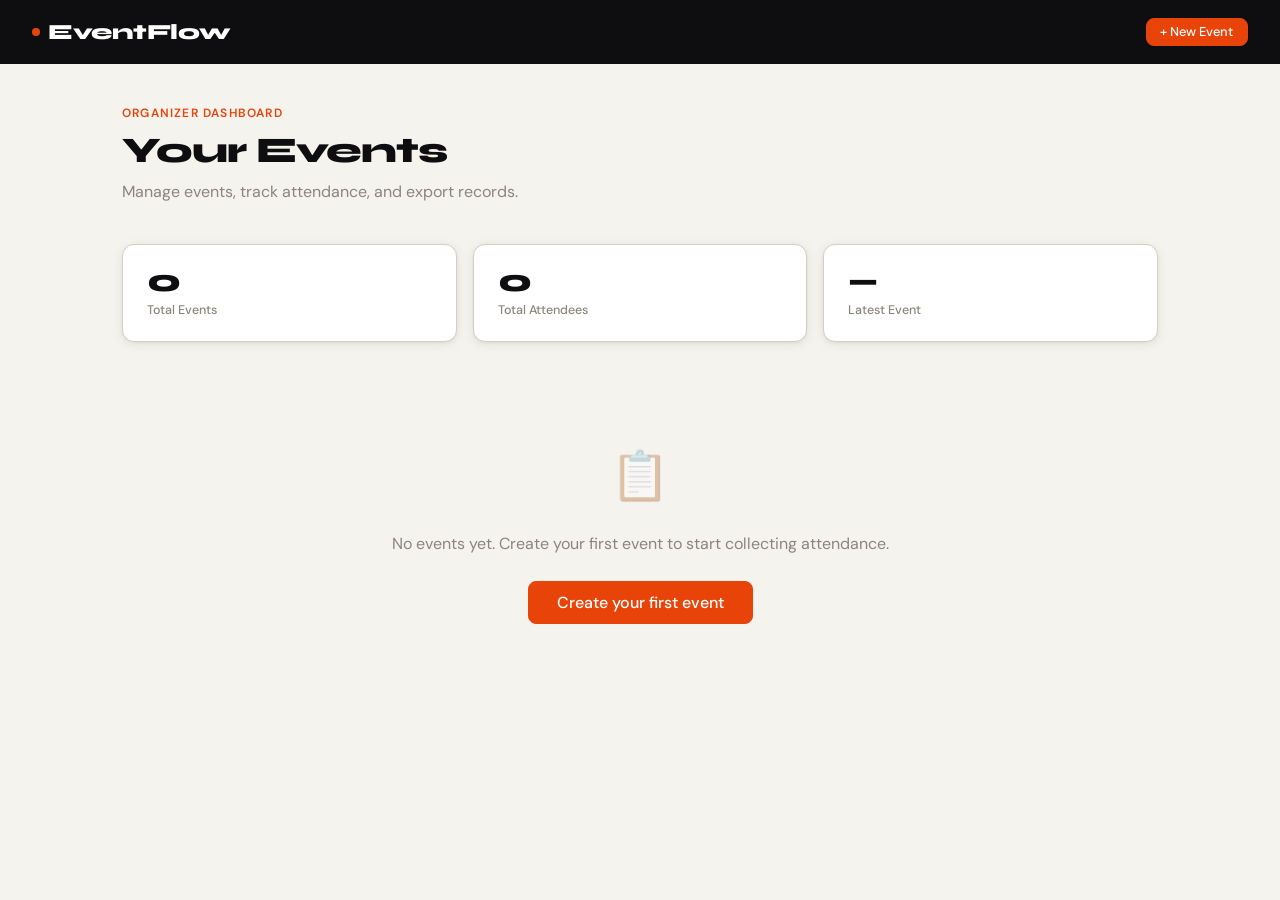
<file: index.html>
<!DOCTYPE html>
<html lang="en">
<head>
  <meta charset="UTF-8">
  <meta http-equiv="refresh" content="0; url=dashboard.html">
  <title>EventFlow</title>
  <link rel="icon" type="image/x-icon" href="images\Favicon.png">
</head>
<body>
  <script>window.location.href = 'dashboard.html';</script>
</body>
</html>
</file>
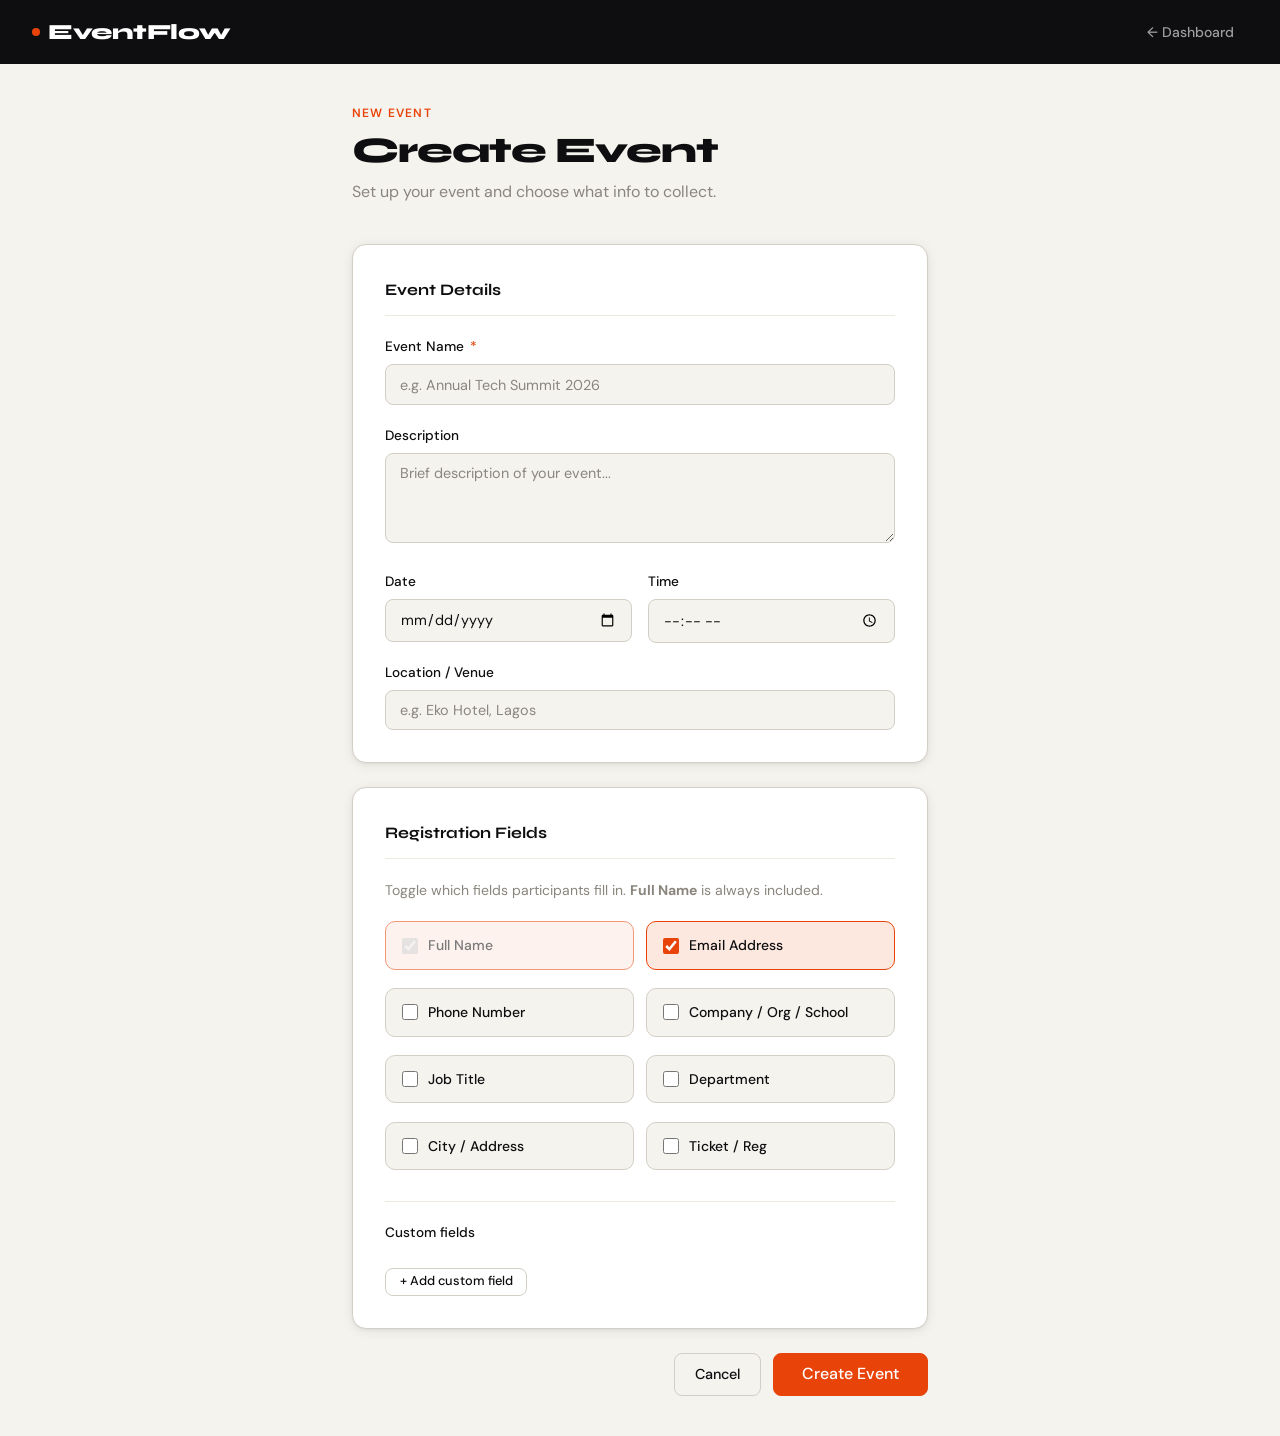
<file: create-event.html>
<!DOCTYPE html>
<html lang="en">
<head>
  <meta charset="UTF-8">
  <meta name="viewport" content="width=device-width, initial-scale=1.0">
  <title>EventFlow – Create Event</title>
  <link rel="icon" type="image/x-icon" href="images\Favicon.png">
  <link rel="stylesheet" href="style.css">
</head>
<body>
  <header class="site-header">
    <a href="dashboard.html" class="logo"><span class="logo-dot"></span>EventFlow</a>
    <nav class="header-nav">
      <a href="dashboard.html" class="nav-link">← Dashboard</a>
    </nav>
  </header>

  <div class="page-wrap-narrow">
    <div class="page-title-block">
      <p class="page-eyebrow">New Event</p>
      <h1 class="page-title" id="pageTitle">Create Event</h1>
      <p class="page-subtitle">Set up your event and choose what info to collect.</p>
    </div>

    <!-- Event Details -->
    <div class="form-section">
      <div class="form-section-title">Event Details</div>
      <div class="form-group">
        <label>Event Name <span class="required">*</span></label>
        <input type="text" id="evName" placeholder="e.g. Annual Tech Summit 2026" maxlength="120">
      </div>
      <div class="form-group">
        <label>Description</label>
        <textarea id="evDesc" placeholder="Brief description of your event..."></textarea>
      </div>
      <div class="form-row">
        <div class="form-group">
          <label>Date</label>
          <input type="date" id="evDate">
        </div>
        <div class="form-group">
          <label>Time</label>
          <input type="time" id="evTime">
        </div>
      </div>
      <div class="form-group" style="margin-bottom:0">
        <label>Location / Venue</label>
        <input type="text" id="evLocation" placeholder="e.g. Eko Hotel, Lagos" maxlength="200">
      </div>
    </div>

    <!-- Registration Fields -->
    <div class="form-section">
      <div class="form-section-title">Registration Fields</div>
      <p style="font-size:.875rem;color:var(--muted);margin-bottom:1.25rem">
        Toggle which fields participants fill in. <strong>Full Name</strong> is always included.
      </p>
      <div class="fields-grid" id="fieldsGrid"></div>

      <div style="margin-top:1.5rem;padding-top:1.25rem;border-top:1px solid var(--cream)">
        <div style="font-size:.85rem;font-weight:500;color:var(--ink);margin-bottom:.75rem">Custom fields</div>
        <div id="customFieldsList" style="display:flex;flex-direction:column;gap:.5rem;margin-bottom:.75rem"></div>
        <button type="button" class="btn btn-outline btn-sm" onclick="addCustomField()">+ Add custom field</button>
      </div>
    </div>

    <!-- Actions -->
    <div style="display:flex;gap:.75rem;justify-content:flex-end;flex-wrap:wrap">
      <a href="dashboard.html" class="btn btn-outline">Cancel</a>
      <button type="button" class="btn btn-primary btn-lg" onclick="saveEvent()">
        <span id="saveLabel">Create Event</span>
      </button>
    </div>
  </div>

  <div id="toast-container"></div>
  <script src="script.js"></script>
  <script>
    const editId        = EF.getUrlParam('edit');
    const activePresets = new Set(['name', 'email']);
    let customFields    = [];

    function renderFields() {
      document.getElementById('fieldsGrid').innerHTML = PRESET_FIELDS.map(f => {
        const on     = activePresets.has(f.key);
        const locked = f.key === 'name';
        return `<label class="field-toggle ${on ? 'checked' : ''}" id="ft_${f.key}"
            ${locked ? 'style="opacity:.55;pointer-events:none"' : ''}>
          <input type="checkbox" ${on ? 'checked' : ''} ${locked ? 'disabled' : ''}
            onchange="togglePreset('${f.key}', this.checked)">
          
          <span class="field-toggle-label">${f.label}</span>
        </label>`;
      }).join('');
    }

    function togglePreset(key, checked) {
      checked ? activePresets.add(key) : activePresets.delete(key);
      const el = document.getElementById('ft_' + key);
      if (el) el.classList.toggle('checked', checked);
    }

    function addCustomField() {
      const id = 'cf_' + Date.now();
      customFields.push({ id, label: '', type: 'text' });
      renderCustomFields();
      setTimeout(() => { const el = document.querySelector('[data-cfid="' + id + '"]'); if (el) el.focus(); }, 50);
    }

    function renderCustomFields() {
      document.getElementById('customFieldsList').innerHTML = customFields.map(f => `
        <div style="display:grid;grid-template-columns:1fr 130px auto;gap:.5rem;align-items:center;
          background:var(--paper);border:1.5px solid var(--border);border-radius:8px;padding:.6rem .85rem">
          <input type="text" data-cfid="${f.id}" placeholder="Field label (e.g. Badge Size)"
            value="${escHtml(f.label)}" oninput="updateCF('${f.id}','label',this.value)"
            style="border:none;background:transparent;padding:0;font-size:.875rem">
          <select onchange="updateCF('${f.id}','type',this.value)"
            style="border:none;background:transparent;padding:0;font-size:.875rem">
            <option value="text"     ${f.type==='text'    ?'selected':''}>Short text</option>
            <option value="email"    ${f.type==='email'   ?'selected':''}>Email</option>
            <option value="tel"      ${f.type==='tel'     ?'selected':''}>Phone</option>
            <option value="number"   ${f.type==='number'  ?'selected':''}>Number</option>
            <option value="textarea" ${f.type==='textarea'?'selected':''}>Long text</option>
          </select>
          <button type="button" class="btn btn-danger btn-sm btn-icon" onclick="removeCF('${f.id}')"
            style="width:28px;height:28px;font-size:.9rem">✕</button>
        </div>`).join('');
    }

    function updateCF(id, prop, val) { const f = customFields.find(x => x.id === id); if (f) f[prop] = val; }
    function removeCF(id) { customFields = customFields.filter(f => f.id !== id); renderCustomFields(); }

    function saveEvent() {
      const name = document.getElementById('evName').value.trim();
      if (!name) { EF.toast('Event name is required', 'error'); document.getElementById('evName').focus(); return; }

      const presetObjs = PRESET_FIELDS
        .filter(f => activePresets.has(f.key))
        .map(f => ({ key: f.key, label: f.label, type: f.type, required: f.required }));

      const customObjs = customFields
        .filter(f => f.label.trim())
        .map(f => ({ key: f.id, label: f.label.trim(), type: f.type, required: false }));

      const allFields = [...presetObjs, ...customObjs];
      if (!allFields.length) { EF.toast('Select at least one field', 'error'); return; }

      const data = {
        name,
        description: document.getElementById('evDesc').value.trim(),
        date:        document.getElementById('evDate').value,
        time:        document.getElementById('evTime').value,
        location:    document.getElementById('evLocation').value.trim(),
        fields:      allFields
      };

      let targetId;
      if (editId) {
        EF.updateEvent(editId, data);
        EF.toast('Event updated!', 'success');
        targetId = editId;
      } else {
        const ev = EF.createEvent(data);
        EF.toast('Event created!', 'success');
        targetId = ev.id;
      }
      setTimeout(() => { window.location.href = 'admin.html?id=' + targetId; }, 600);
    }

    // Edit mode pre-fill
    if (editId) {
      const ev = EF.getEvent(editId);
      if (ev) {
        document.getElementById('pageTitle').textContent = 'Edit Event';
        document.getElementById('saveLabel').textContent = 'Save Changes';
        document.getElementById('evName').value     = ev.name        || '';
        document.getElementById('evDesc').value     = ev.description || '';
        document.getElementById('evDate').value     = ev.date        || '';
        document.getElementById('evTime').value     = ev.time        || '';
        document.getElementById('evLocation').value = ev.location    || '';
        activePresets.clear();
        const presetKeys = new Set(PRESET_FIELDS.map(f => f.key));
        (ev.fields || []).forEach(f => {
          if (presetKeys.has(f.key)) activePresets.add(f.key);
          else customFields.push({ id: f.key, label: f.label, type: f.type });
        });
        activePresets.add('name');
        renderCustomFields();
      }
    }

    renderFields();
  </script>
</body>
</html>
</file>
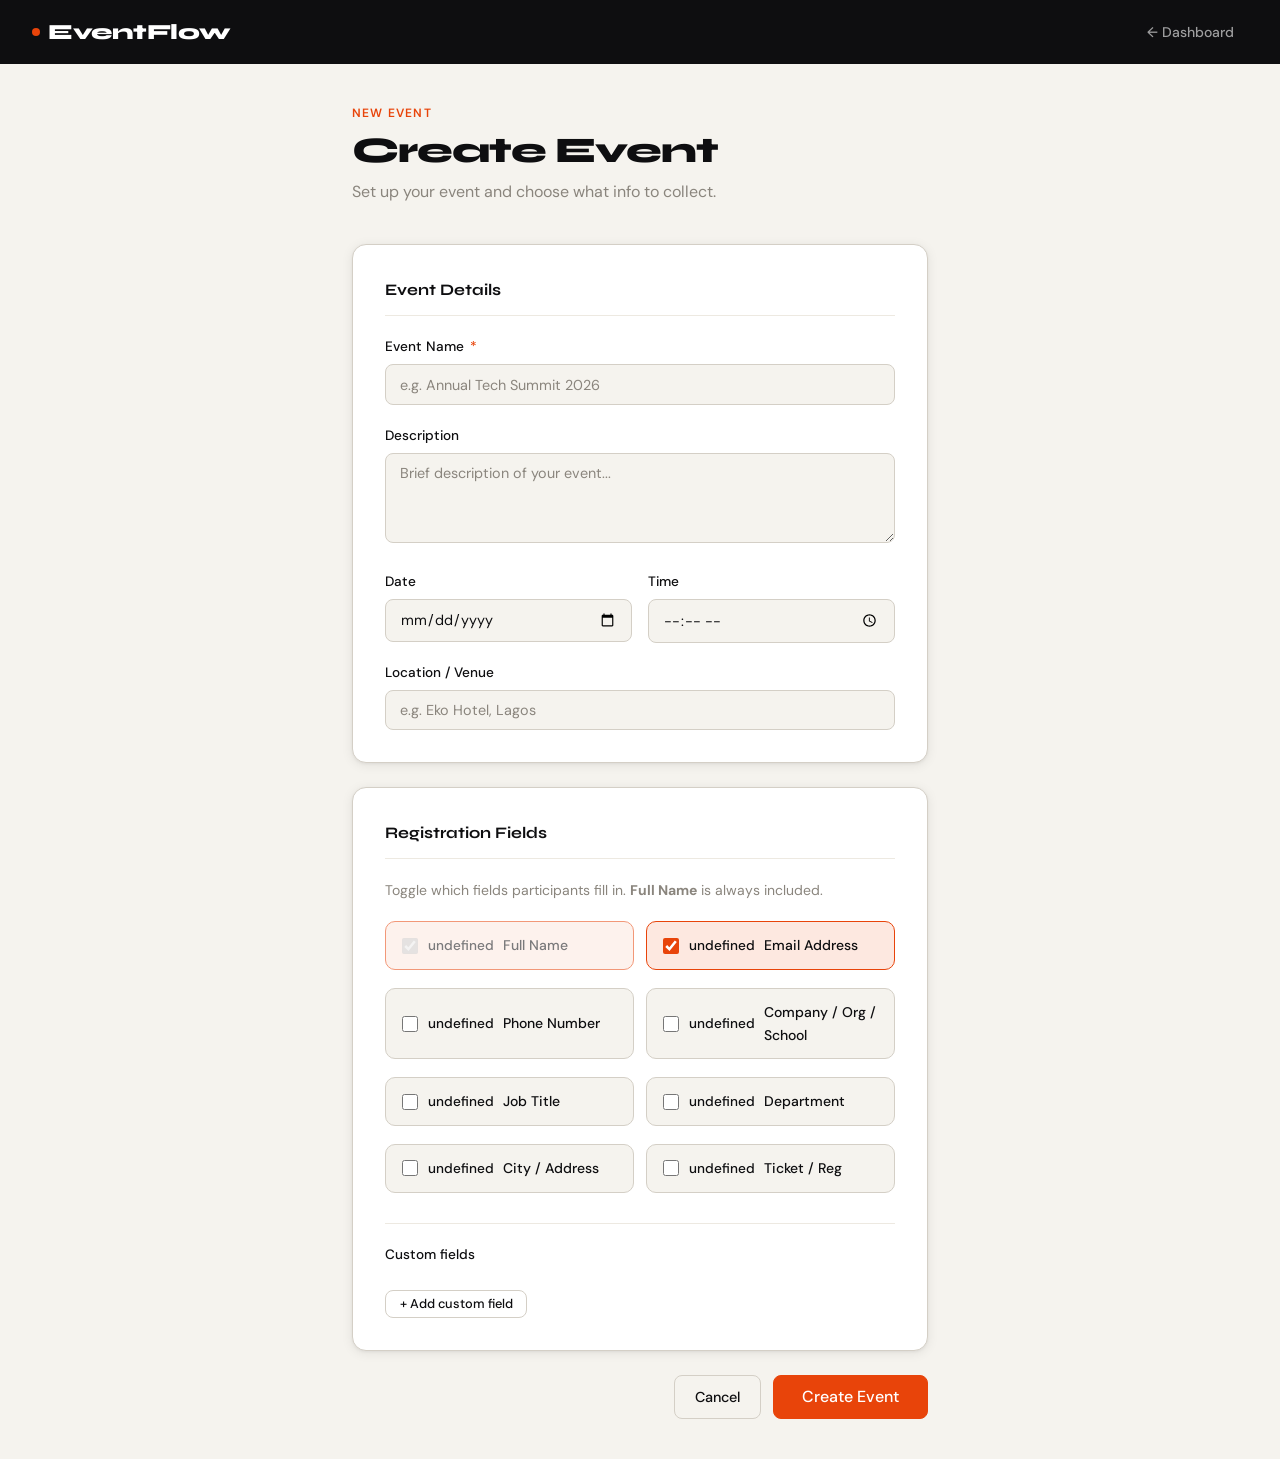
<file: createevent.html>
<!DOCTYPE html>
<html lang="en">
<head>
  <meta charset="UTF-8">
  <meta name="viewport" content="width=device-width, initial-scale=1.0">
  <title>EventFlow – Create Event</title>
  <link rel="stylesheet" href="style.css">
</head>
<body>
  <header class="site-header">
    <a href="dashboard.html" class="logo"><span class="logo-dot"></span>EventFlow</a>
    <nav class="header-nav">
      <a href="dashboard.html" class="nav-link">← Dashboard</a>
    </nav>
  </header>

  <div class="page-wrap-narrow">
    <div class="page-title-block">
      <p class="page-eyebrow">New Event</p>
      <h1 class="page-title" id="pageTitle">Create Event</h1>
      <p class="page-subtitle">Set up your event and choose what info to collect.</p>
    </div>

    <!-- Event Details -->
    <div class="form-section">
      <div class="form-section-title">Event Details</div>
      <div class="form-group">
        <label>Event Name <span class="required">*</span></label>
        <input type="text" id="evName" placeholder="e.g. Annual Tech Summit 2026" maxlength="120">
      </div>
      <div class="form-group">
        <label>Description</label>
        <textarea id="evDesc" placeholder="Brief description of your event..."></textarea>
      </div>
      <div class="form-row">
        <div class="form-group">
          <label>Date</label>
          <input type="date" id="evDate">
        </div>
        <div class="form-group">
          <label>Time</label>
          <input type="time" id="evTime">
        </div>
      </div>
      <div class="form-group" style="margin-bottom:0">
        <label>Location / Venue</label>
        <input type="text" id="evLocation" placeholder="e.g. Eko Hotel, Lagos" maxlength="200">
      </div>
    </div>

    <!-- Registration Fields -->
    <div class="form-section">
      <div class="form-section-title">Registration Fields</div>
      <p style="font-size:.875rem;color:var(--muted);margin-bottom:1.25rem">
        Toggle which fields participants fill in. <strong>Full Name</strong> is always included.
      </p>
      <div class="fields-grid" id="fieldsGrid"></div>

      <div style="margin-top:1.5rem;padding-top:1.25rem;border-top:1px solid var(--cream)">
        <div style="font-size:.85rem;font-weight:500;color:var(--ink);margin-bottom:.75rem">Custom fields</div>
        <div id="customFieldsList" style="display:flex;flex-direction:column;gap:.5rem;margin-bottom:.75rem"></div>
        <button type="button" class="btn btn-outline btn-sm" onclick="addCustomField()">+ Add custom field</button>
      </div>
    </div>

    <!-- Actions -->
    <div style="display:flex;gap:.75rem;justify-content:flex-end;flex-wrap:wrap">
      <a href="dashboard.html" class="btn btn-outline">Cancel</a>
      <button type="button" class="btn btn-primary btn-lg" onclick="saveEvent()">
        <span id="saveLabel">Create Event</span>
      </button>
    </div>
  </div>

  <div id="toast-container"></div>
  <script src="script.js"></script>
  <script>
    const editId        = EF.getUrlParam('edit');
    const activePresets = new Set(['name', 'email']);
    let customFields    = [];

    function renderFields() {
      document.getElementById('fieldsGrid').innerHTML = PRESET_FIELDS.map(f => {
        const on     = activePresets.has(f.key);
        const locked = f.key === 'name';
        return `<label class="field-toggle ${on ? 'checked' : ''}" id="ft_${f.key}"
            ${locked ? 'style="opacity:.55;pointer-events:none"' : ''}>
          <input type="checkbox" ${on ? 'checked' : ''} ${locked ? 'disabled' : ''}
            onchange="togglePreset('${f.key}', this.checked)">
          <span>${f.icon}</span>
          <span class="field-toggle-label">${f.label}</span>
        </label>`;
      }).join('');
    }

    function togglePreset(key, checked) {
      checked ? activePresets.add(key) : activePresets.delete(key);
      const el = document.getElementById('ft_' + key);
      if (el) el.classList.toggle('checked', checked);
    }

    function addCustomField() {
      const id = 'cf_' + Date.now();
      customFields.push({ id, label: '', type: 'text' });
      renderCustomFields();
      setTimeout(() => { const el = document.querySelector('[data-cfid="' + id + '"]'); if (el) el.focus(); }, 50);
    }

    function renderCustomFields() {
      document.getElementById('customFieldsList').innerHTML = customFields.map(f => `
        <div style="display:grid;grid-template-columns:1fr 130px auto;gap:.5rem;align-items:center;
          background:var(--paper);border:1.5px solid var(--border);border-radius:8px;padding:.6rem .85rem">
          <input type="text" data-cfid="${f.id}" placeholder="Field label (e.g. Badge Size)"
            value="${escHtml(f.label)}" oninput="updateCF('${f.id}','label',this.value)"
            style="border:none;background:transparent;padding:0;font-size:.875rem">
          <select onchange="updateCF('${f.id}','type',this.value)"
            style="border:none;background:transparent;padding:0;font-size:.875rem">
            <option value="text"     ${f.type==='text'    ?'selected':''}>Short text</option>
            <option value="email"    ${f.type==='email'   ?'selected':''}>Email</option>
            <option value="tel"      ${f.type==='tel'     ?'selected':''}>Phone</option>
            <option value="number"   ${f.type==='number'  ?'selected':''}>Number</option>
            <option value="textarea" ${f.type==='textarea'?'selected':''}>Long text</option>
          </select>
          <button type="button" class="btn btn-danger btn-sm btn-icon" onclick="removeCF('${f.id}')"
            style="width:28px;height:28px;font-size:.9rem">✕</button>
        </div>`).join('');
    }

    function updateCF(id, prop, val) { const f = customFields.find(x => x.id === id); if (f) f[prop] = val; }
    function removeCF(id) { customFields = customFields.filter(f => f.id !== id); renderCustomFields(); }

    function saveEvent() {
      const name = document.getElementById('evName').value.trim();
      if (!name) { EF.toast('Event name is required', 'error'); document.getElementById('evName').focus(); return; }

      const presetObjs = PRESET_FIELDS
        .filter(f => activePresets.has(f.key))
        .map(f => ({ key: f.key, label: f.label, type: f.type, required: f.required }));

      const customObjs = customFields
        .filter(f => f.label.trim())
        .map(f => ({ key: f.id, label: f.label.trim(), type: f.type, required: false }));

      const allFields = [...presetObjs, ...customObjs];
      if (!allFields.length) { EF.toast('Select at least one field', 'error'); return; }

      const data = {
        name,
        description: document.getElementById('evDesc').value.trim(),
        date:        document.getElementById('evDate').value,
        time:        document.getElementById('evTime').value,
        location:    document.getElementById('evLocation').value.trim(),
        fields:      allFields
      };

      let targetId;
      if (editId) {
        EF.updateEvent(editId, data);
        EF.toast('Event updated!', 'success');
        targetId = editId;
      } else {
        const ev = EF.createEvent(data);
        EF.toast('Event created!', 'success');
        targetId = ev.id;
      }
      setTimeout(() => { window.location.href = 'admin.html?id=' + targetId; }, 600);
    }

    // Edit mode pre-fill
    if (editId) {
      const ev = EF.getEvent(editId);
      if (ev) {
        document.getElementById('pageTitle').textContent = 'Edit Event';
        document.getElementById('saveLabel').textContent = 'Save Changes';
        document.getElementById('evName').value     = ev.name        || '';
        document.getElementById('evDesc').value     = ev.description || '';
        document.getElementById('evDate').value     = ev.date        || '';
        document.getElementById('evTime').value     = ev.time        || '';
        document.getElementById('evLocation').value = ev.location    || '';
        activePresets.clear();
        const presetKeys = new Set(PRESET_FIELDS.map(f => f.key));
        (ev.fields || []).forEach(f => {
          if (presetKeys.has(f.key)) activePresets.add(f.key);
          else customFields.push({ id: f.key, label: f.label, type: f.type });
        });
        activePresets.add('name');
        renderCustomFields();
      }
    }

    renderFields();
  </script>
</body>
</html>
</file>
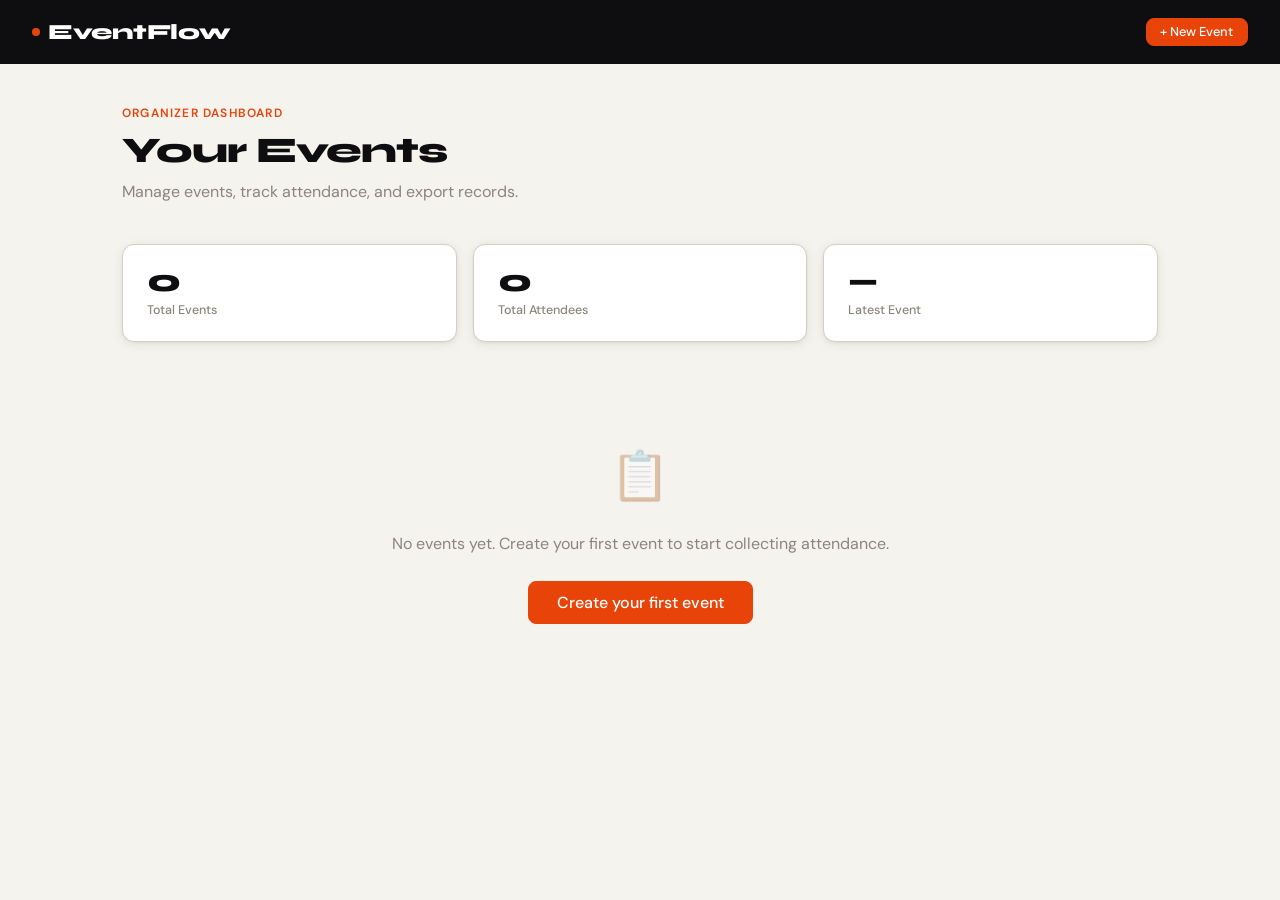
<file: dashboard.html>
<!DOCTYPE html>
<html lang="en">
<head>
  <meta charset="UTF-8">
  <meta name="viewport" content="width=device-width, initial-scale=1.0">
  <title>EventFlow</title>
   <link rel="icon" type="image/x-icon" href="images\Favicon.png">
  <link rel="stylesheet" href="style.css">
</head>
<body>
  <header class="site-header">
    <a href="dashboard.html" class="logo"><span class="logo-dot"></span>EventFlow</a>
    <nav class="header-nav">
      <a href="create-event.html" class="btn btn-primary btn-sm">+ New Event</a>
    </nav>
  </header>

  <div class="page-wrap">
    <div class="page-title-block">
      <p class="page-eyebrow">Organizer Dashboard</p>
      <h1 class="page-title" id="pageTitle">Your Events</h1>
      <p class="page-subtitle">Manage events, track attendance, and export records.</p>
    </div>

    <div class="stats-row" id="statsRow"></div>
    <div id="eventsArea"></div>
  </div>

  <div id="toast-container"></div>
  
  <script src="script.js"></script>
  <script>
    const ICONS = ['📅','🎯','🎪','🏆','💡','🚀','🎨','📊','🌟','🔥'];

    function render() {
      const events = EF.getEvents();
      const totalAtt = events.reduce((s, e) => s + (e.count || 0), 0);
      const latest = events.length ? new Date(events[0].createdAt).toLocaleDateString('en',{month:'short',day:'numeric'}) : '—';

      document.getElementById('statsRow').innerHTML = `
        <div class="stat-card"><div class="stat-value">${events.length}</div><div class="stat-label">Total Events</div></div>
        <div class="stat-card"><div class="stat-value">${totalAtt}</div><div class="stat-label">Total Attendees</div></div>
        <div class="stat-card"><div class="stat-value">${latest}</div><div class="stat-label">Latest Event</div></div>`;

      const area = document.getElementById('eventsArea');
      if (!events.length) {
        area.innerHTML = `
          <div class="empty-state" style="display:block">
            <div class="empty-icon">📋</div>
            <p>No events yet. Create your first event to start collecting attendance.</p>
            <a href="create-event.html" class="btn btn-primary btn-lg">Create your first event</a>
          </div>`;
        return;
      }

      area.innerHTML = `
        <div class="events-header">
          <span class="events-count">${events.length} event${events.length !== 1 ? 's' : ''}</span>
        </div>
        <div class="events-grid">
          ${events.map((ev, i) => `
            <div class="event-card">
              <div>
                <div class="event-card-title">${escHtml(ev.name)}</div>
                ${ev.description ? `<div style="font-size:.875rem;color:var(--muted);margin-top:.25rem">${escHtml(ev.description)}</div>` : ''}
              </div>
              <div class="event-card-meta">
                ${ev.date ? `<span class="meta-pill">📅 ${ev.date}${ev.time ? ' · ' + ev.time : ''}</span>` : ''}
                ${ev.location ? `<span class="meta-pill">📍 ${escHtml(ev.location)}</span>` : ''}
                <span class="meta-pill">${(ev.fields||[]).length} fields</span>
              </div>
              <div style="display:flex;align-items:center;gap:.5rem">
                <div>
                  <div class="attendee-count">${ev.count || 0}</div>
                  <div class="attendee-label">checked in</div>
                </div>
              </div>
              <div class="event-card-actions">
                <a href="event.html?id=${ev.id}" target="_blank" class="btn btn-outline btn-sm">🔗 Check-in link</a>
                <button class="btn btn-dark btn-sm" onclick="goAdmin('${ev.id}')">View attendees</button>
                <button class="btn btn-danger btn-sm" onclick="delEvent('${ev.id}')">✕</button>
              </div>
            </div>`).join('')}
        </div>`;
    }

    function goAdmin(id) { window.location.href = 'admin.html?id=' + id; }

    function delEvent(id) {
      const ev = EF.getEvent(id);
      if (!ev) return;
      const n = EF.getAttendees(id).length;
      const msg = n > 0
        ? 'Delete "' + ev.name + '"? This will remove ' + n + ' attendee record' + (n !== 1 ? 's' : '') + '.'
        : 'Delete "' + ev.name + '"?';
      if (!confirm(msg)) return;
      EF.deleteEvent(id);
      EF.toast('Event deleted', 'success');
      render();
    }

    render();
  </script>
</body>
</html>
</file>
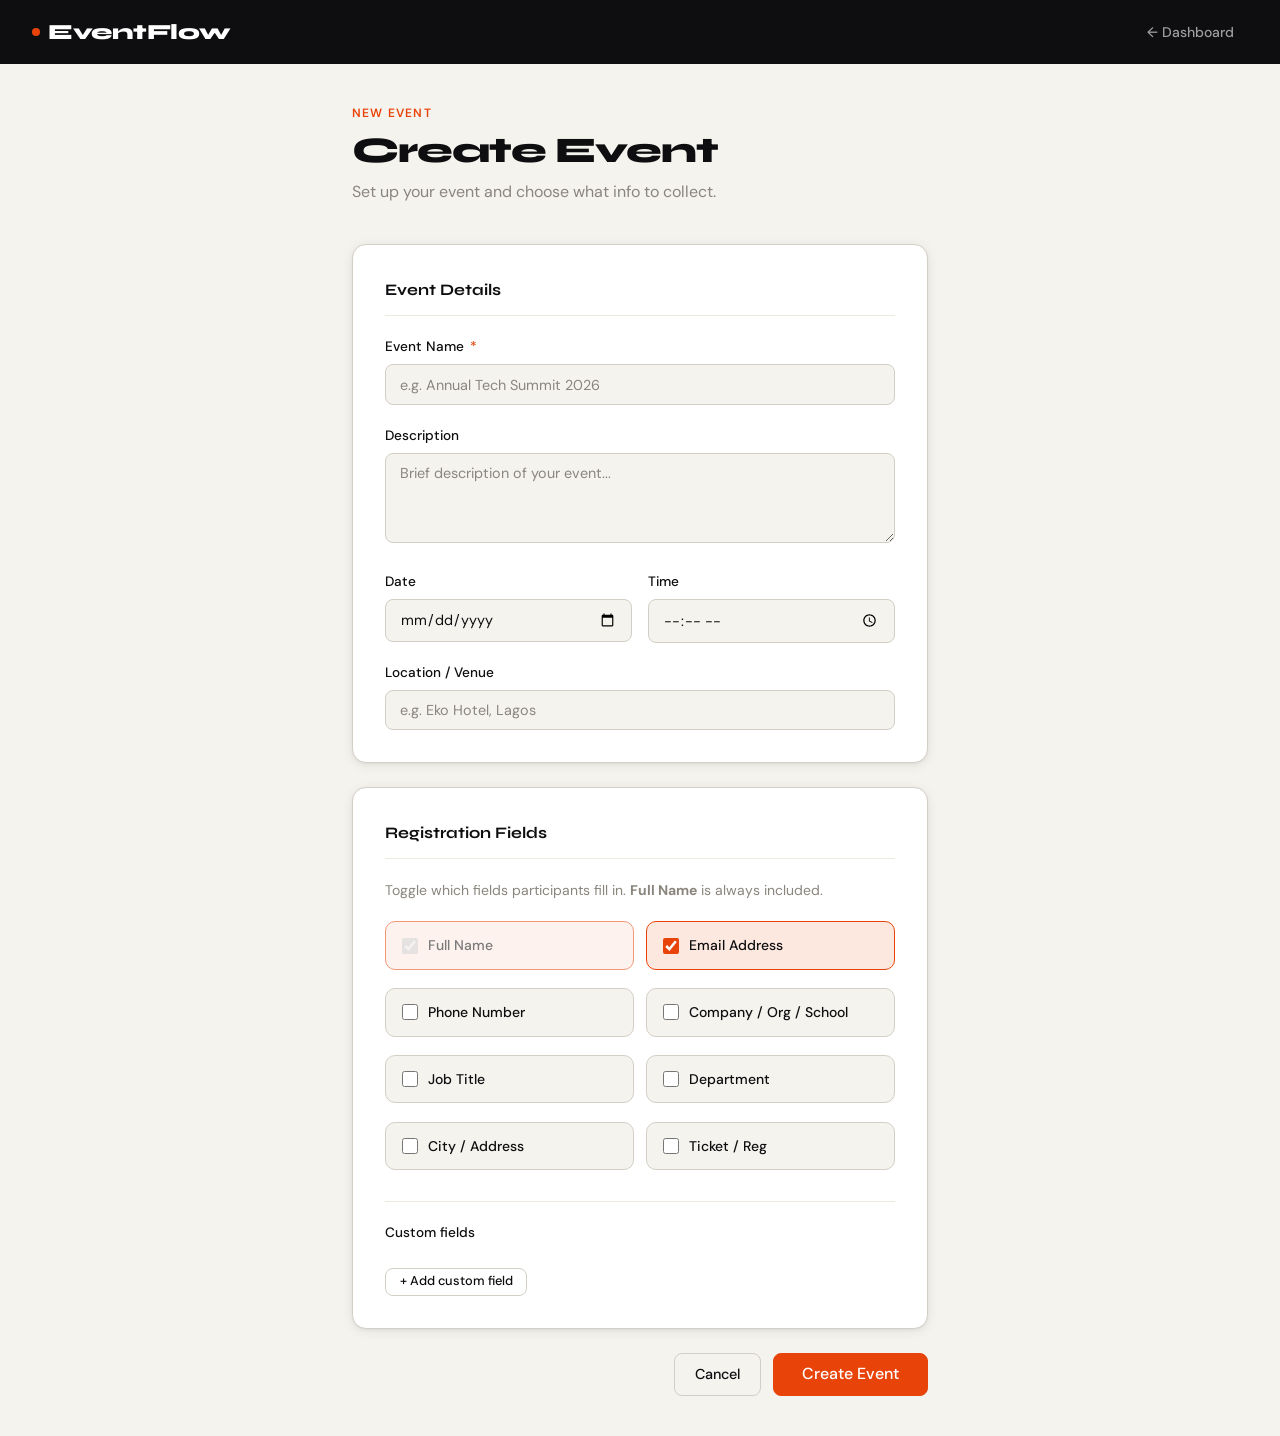
<file: event.html>
<!DOCTYPE html>
<html lang="en">
<head>
  <meta charset="UTF-8">
  <meta name="viewport" content="width=device-width, initial-scale=1.0">
  <title>EventFlow – Create Event</title>
  <link rel="icon" type="image/x-icon" href="images\Favicon.png">
  <link rel="stylesheet" href="style.css">
</head>
<body>
  <header class="site-header">
    <a href="dashboard.html" class="logo"><span class="logo-dot"></span>EventFlow</a>
    <nav class="header-nav">
      <a href="dashboard.html" class="nav-link">← Dashboard</a>
    </nav>
  </header>

  <div class="page-wrap-narrow">
    <div class="page-title-block">
      <p class="page-eyebrow">New Event</p>
      <h1 class="page-title" id="pageTitle">Create Event</h1>
      <p class="page-subtitle">Set up your event and choose what info to collect.</p>
    </div>

    <!-- Event Details -->
    <div class="form-section">
      <div class="form-section-title">Event Details</div>
      <div class="form-group">
        <label>Event Name <span class="required">*</span></label>
        <input type="text" id="evName" placeholder="e.g. Annual Tech Summit 2026" maxlength="120">
      </div>
      <div class="form-group">
        <label>Description</label>
        <textarea id="evDesc" placeholder="Brief description of your event..."></textarea>
      </div>
      <div class="form-row">
        <div class="form-group">
          <label>Date</label>
          <input type="date" id="evDate">
        </div>
        <div class="form-group">
          <label>Time</label>
          <input type="time" id="evTime">
        </div>
      </div>
      <div class="form-group" style="margin-bottom:0">
        <label>Location / Venue</label>
        <input type="text" id="evLocation" placeholder="e.g. Eko Hotel, Lagos" maxlength="200">
      </div>
    </div>

    <!-- Registration Fields -->
    <div class="form-section">
      <div class="form-section-title">Registration Fields</div>
      <p style="font-size:.875rem;color:var(--muted);margin-bottom:1.25rem">
        Toggle which fields participants fill in. <strong>Full Name</strong> is always included.
      </p>
      <div class="fields-grid" id="fieldsGrid"></div>

      <div style="margin-top:1.5rem;padding-top:1.25rem;border-top:1px solid var(--cream)">
        <div style="font-size:.85rem;font-weight:500;color:var(--ink);margin-bottom:.75rem">Custom fields</div>
        <div id="customFieldsList" style="display:flex;flex-direction:column;gap:.5rem;margin-bottom:.75rem"></div>
        <button type="button" class="btn btn-outline btn-sm" onclick="addCustomField()">+ Add custom field</button>
      </div>
    </div>

    <!-- Actions -->
    <div style="display:flex;gap:.75rem;justify-content:flex-end;flex-wrap:wrap">
      <a href="dashboard.html" class="btn btn-outline">Cancel</a>
      <button type="button" class="btn btn-primary btn-lg" onclick="saveEvent()">
        <span id="saveLabel">Create Event</span>
      </button>
    </div>
  </div>

  <div id="toast-container"></div>
  
  <script src="script.js"></script>
  <script>
    const editId        = EF.getUrlParam('edit');
    const activePresets = new Set(['name', 'email']);
    let customFields    = [];

    function renderFields() {
      document.getElementById('fieldsGrid').innerHTML = PRESET_FIELDS.map(f => {
        const on     = activePresets.has(f.key);
        const locked = f.key === 'name';
        return `<label class="field-toggle ${on ? 'checked' : ''}" id="ft_${f.key}"
            ${locked ? 'style="opacity:.55;pointer-events:none"' : ''}>
          <input type="checkbox" ${on ? 'checked' : ''} ${locked ? 'disabled' : ''}
            onchange="togglePreset('${f.key}', this.checked)">
          
          <span class="field-toggle-label">${f.label}</span>
        </label>`;
      }).join('');
    }

    function togglePreset(key, checked) {
      checked ? activePresets.add(key) : activePresets.delete(key);
      const el = document.getElementById('ft_' + key);
      if (el) el.classList.toggle('checked', checked);
    }

    function addCustomField() {
      const id = 'cf_' + Date.now();
      customFields.push({ id, label: '', type: 'text' });
      renderCustomFields();
      setTimeout(() => { const el = document.querySelector('[data-cfid="' + id + '"]'); if (el) el.focus(); }, 50);
    }

    function renderCustomFields() {
      document.getElementById('customFieldsList').innerHTML = customFields.map(f => `
        <div style="display:grid;grid-template-columns:1fr 130px auto;gap:.5rem;align-items:center;
          background:var(--paper);border:1.5px solid var(--border);border-radius:8px;padding:.6rem .85rem">
          <input type="text" data-cfid="${f.id}" placeholder="Field label (e.g. Badge Size)"
            value="${escHtml(f.label)}" oninput="updateCF('${f.id}','label',this.value)"
            style="border:none;background:transparent;padding:0;font-size:.875rem">
          <select onchange="updateCF('${f.id}','type',this.value)"
            style="border:none;background:transparent;padding:0;font-size:.875rem">
            <option value="text"     ${f.type==='text'    ?'selected':''}>Short text</option>
            <option value="email"    ${f.type==='email'   ?'selected':''}>Email</option>
            <option value="tel"      ${f.type==='tel'     ?'selected':''}>Phone</option>
            <option value="number"   ${f.type==='number'  ?'selected':''}>Number</option>
            <option value="textarea" ${f.type==='textarea'?'selected':''}>Long text</option>
          </select>
          <button type="button" class="btn btn-danger btn-sm btn-icon" onclick="removeCF('${f.id}')"
            style="width:28px;height:28px;font-size:.9rem">✕</button>
        </div>`).join('');
    }

    function updateCF(id, prop, val) { const f = customFields.find(x => x.id === id); if (f) f[prop] = val; }
    function removeCF(id) { customFields = customFields.filter(f => f.id !== id); renderCustomFields(); }

    function saveEvent() {
      const name = document.getElementById('evName').value.trim();
      if (!name) { EF.toast('Event name is required', 'error'); document.getElementById('evName').focus(); return; }

      const presetObjs = PRESET_FIELDS
        .filter(f => activePresets.has(f.key))
        .map(f => ({ key: f.key, label: f.label, type: f.type, required: f.required }));

      const customObjs = customFields
        .filter(f => f.label.trim())
        .map(f => ({ key: f.id, label: f.label.trim(), type: f.type, required: false }));

      const allFields = [...presetObjs, ...customObjs];
      if (!allFields.length) { EF.toast('Select at least one field', 'error'); return; }

      const data = {
        name,
        description: document.getElementById('evDesc').value.trim(),
        date:        document.getElementById('evDate').value,
        time:        document.getElementById('evTime').value,
        location:    document.getElementById('evLocation').value.trim(),
        fields:      allFields
      };

      let targetId;
      if (editId) {
        EF.updateEvent(editId, data);
        EF.toast('Event updated!', 'success');
        targetId = editId;
      } else {
        const ev = EF.createEvent(data);
        EF.toast('Event created!', 'success');
        targetId = ev.id;
      }
      setTimeout(() => { window.location.href = 'admin.html?id=' + targetId; }, 600);
    }

    // Edit mode pre-fill
    if (editId) {
      const ev = EF.getEvent(editId);
      if (ev) {
        document.getElementById('pageTitle').textContent = 'Edit Event';
        document.getElementById('saveLabel').textContent = 'Save Changes';
        document.getElementById('evName').value     = ev.name        || '';
        document.getElementById('evDesc').value     = ev.description || '';
        document.getElementById('evDate').value     = ev.date        || '';
        document.getElementById('evTime').value     = ev.time        || '';
        document.getElementById('evLocation').value = ev.location    || '';
        activePresets.clear();
        const presetKeys = new Set(PRESET_FIELDS.map(f => f.key));
        (ev.fields || []).forEach(f => {
          if (presetKeys.has(f.key)) activePresets.add(f.key);
          else customFields.push({ id: f.key, label: f.label, type: f.type });
        });
        activePresets.add('name');
        renderCustomFields();
      }
    }

    renderFields();
  </script>
</body>
</html>
</file>
<file: style.css>
@import url('https://fonts.googleapis.com/css2?family=Syne:wght@400;500;600;700;800&family=DM+Sans:ital,opsz,wght@0,9..40,300;0,9..40,400;0,9..40,500;1,9..40,300&display=swap');

:root {
  --ink: #0e0e10;
  --paper: #f5f3ee;
  --cream: #ede9e1;
  --accent: #e8440a;
  --accent-light: #fde8e0;
  --muted: #8a857d;
  --border: #d4cfc6;
  --white: #ffffff;
  --success: #1a7a4a;
  --success-light: #d4f0e2;
  --card-shadow: 0 2px 12px rgba(14,14,16,0.08), 0 1px 3px rgba(14,14,16,0.05);
  --hover-shadow: 0 8px 32px rgba(14,14,16,0.12), 0 2px 8px rgba(14,14,16,0.06);
}
*, *::before, *::after {
   box-sizing: border-box;
    margin: 0; 
    padding: 0;
   }

html {
   font-size: 16px;
   }
   
body { 
  font-family: 'DM Sans', sans-serif; 
  background: var(--paper); 
  color: var(--ink); 
  min-height: 100vh; 
  line-height: 1.6;
 }

.site-header { 
  background: var(--ink); 
  padding: 0 2rem; 
  display: flex; 
  align-items: center; 
  justify-content: space-between; 
  height: 64px;
   position: sticky; 
   top: 0;
    z-index: 100; 
  }

.logo { 
  font-family: 'Syne', sans-serif; 
  font-weight: 800; 
  font-size: 1.35rem; 
  color: var(--white); 
  text-decoration: none; 
  letter-spacing: -0.02em; 
  display: flex; 
  align-items: center; 
  gap: 0.5rem; 
}

.logo-dot {
   width: 8px;
   height: 8px; 
   background: var(--accent); 
   border-radius: 50%; 
   display: inline-block; 
}

.header-nav { 
  display: flex; 
  gap: 0.5rem; 
  align-items: center; 
}

.nav-link {
   color: rgba(255,255,255,0.6); 
   text-decoration: none; 
   font-size: 0.875rem; 
   font-weight: 500; 
   padding: 0.4rem 0.85rem; 
   border-radius: 6px; 
   transition: all 0.15s; 
  }

.nav-link:hover, .nav-link.active { 
  color: var(--white); 
  background: rgba(255,255,255,0.1);
 }

.page-wrap { 
  max-width: 1100px; 
  margin: 0 auto; 
  padding: 2.5rem 2rem; 
}

.page-wrap-narrow {
   max-width: 640px;
    margin: 0 auto; 
    padding: 2.5rem 2rem; 
  }
    
.page-title-block { 
  margin-bottom: 2.5rem; 
}

.page-eyebrow { 
  font-size: 0.75rem; 
  font-weight: 600; 
  letter-spacing: 0.1em; 
  text-transform: uppercase; 
  color: var(--accent); 
  margin-bottom: 0.5rem; 
}

.page-title { 
  font-family: 'Syne', sans-serif; 
  font-size: 2.25rem; 
  font-weight: 800; 
  letter-spacing: -0.03em; 
  line-height: 1.1; 
  color: var(--ink); 
}

.page-subtitle { 
  color: var(--muted); 
  font-size: 1rem; 
  margin-top: 0.5rem; 
}
.btn { 
  display: inline-flex; 
  align-items: center; 
  gap: 0.45rem; 
  font-family: 'DM Sans', sans-serif; 
  font-size: 0.9rem; 
  font-weight: 500; 
  padding: 0.6rem 1.25rem; 
  border-radius: 8px; 
  border: 1.5px solid transparent; 
  cursor: pointer; 
  transition: all 0.15s; 
  text-decoration: none; 
  line-height: 1; 
  white-space: nowrap; 
}

.btn-primary { 
  background: var(--accent); 
  color: var(--white);
   border-color: var(--accent); 
  }

.btn-primary:hover {
   background: #c73908; 
   border-color: #c73908; 
   transform: translateY(-1px);
   box-shadow: 0 4px 14px rgba(232,68,10,0.35);
   }

.btn-dark { 
  background: var(--ink); 
  color: var(--white); 
  border-color: var(--ink);
 }
.btn-dark:hover { 
  background: #2a2a30; 
  transform: translateY(-1px);
 }
 
.btn-outline { background: transparent; color: var(--ink); border-color: var(--border); }
.btn-outline:hover { border-color: var(--ink); background: var(--cream); }
.btn-ghost { background: transparent; color: var(--muted); border-color: transparent; }
.btn-ghost:hover { color: var(--ink); background: var(--cream); }
.btn-danger { background: transparent; color: #c0392b; border-color: #f5c6c2; }
.btn-danger:hover { background: #fdecea; }
.btn-sm { font-size: 0.8rem; padding: 0.4rem 0.85rem; }
.btn-lg { font-size: 1rem; padding: 0.8rem 1.75rem; }
.btn-icon { width: 36px; height: 36px; padding: 0; justify-content: center; border-radius: 8px; }
.card { background: var(--white); border: 1.5px solid var(--border); border-radius: 14px; padding: 1.5rem; box-shadow: var(--card-shadow); }
.events-header { display: flex; align-items: center; justify-content: space-between; margin-bottom: 1.5rem; gap: 1rem; flex-wrap: wrap; }
.events-count { font-size: 0.85rem; color: var(--muted); }
.events-grid { display: grid; grid-template-columns: repeat(auto-fill, minmax(300px, 1fr)); gap: 1.25rem; }
.event-card { background: var(--white); border: 1.5px solid var(--border); border-radius: 14px; padding: 1.5rem; box-shadow: var(--card-shadow); transition: all 0.2s; display: flex; flex-direction: column; gap: 1rem; position: relative; overflow: hidden; }
.event-card::before { content: ''; position: absolute; top: 0; left: 0; right: 0; height: 3px; background: var(--accent); opacity: 0; transition: opacity 0.2s; }
.event-card:hover { transform: translateY(-2px); box-shadow: var(--hover-shadow); }
.event-card:hover::before { opacity: 1; }
.event-card-title { font-family: 'Syne', sans-serif; font-size: 1.1rem; font-weight: 700; color: var(--ink); letter-spacing: -0.02em; }
.event-card-meta { display: flex; flex-wrap: wrap; gap: 0.5rem; }
.meta-pill { display: inline-flex; align-items: center; gap: 0.3rem; background: var(--cream); border-radius: 20px; padding: 0.2rem 0.6rem; font-size: 0.78rem; font-weight: 500; }
.attendee-count { font-family: 'Syne', sans-serif; font-size: 1.75rem; font-weight: 800; color: var(--ink); }
.attendee-label { font-size: 0.78rem; color: var(--muted); }
.event-card-actions { display: flex; gap: 0.5rem; flex-wrap: wrap; margin-top: auto; }
.empty-state { grid-column: 1 / -1; text-align: center; padding: 4rem 2rem; color: var(--muted); }
.empty-icon { font-size: 3rem; margin-bottom: 1rem; opacity: 0.4; }
.empty-state p { font-size: 1rem; margin-bottom: 1.5rem; }
.form-section { background: var(--white); border: 1.5px solid var(--border); border-radius: 14px; padding: 2rem; box-shadow: var(--card-shadow); margin-bottom: 1.5rem; }
.form-section-title { font-family: 'Syne', sans-serif; font-size: 1rem; font-weight: 700; color: var(--ink); margin-bottom: 1.25rem; padding-bottom: 0.75rem; border-bottom: 1px solid var(--cream); }
.form-group { margin-bottom: 1.25rem; }
.form-group:last-child { margin-bottom: 0; }
label { display: block; font-size: 0.85rem; font-weight: 500; color: var(--ink); margin-bottom: 0.4rem; }
label .required { color: var(--accent); margin-left: 2px; }
input[type="text"], input[type="email"], input[type="tel"], input[type="date"], input[type="time"], textarea, select { width: 100%; font-family: 'DM Sans', sans-serif; font-size: 0.9rem; color: var(--ink); background: var(--paper); border: 1.5px solid var(--border); border-radius: 8px; padding: 0.65rem 0.9rem; transition: border-color 0.15s, box-shadow 0.15s; outline: none; appearance: none; }
input:focus, textarea:focus, select:focus { border-color: var(--accent); box-shadow: 0 0 0 3px rgba(232,68,10,0.1); background: var(--white); }
input::placeholder, textarea::placeholder { color: var(--muted); }
textarea { resize: vertical; min-height: 90px; }
.form-hint { font-size: 0.78rem; color: var(--muted); margin-top: 0.3rem; }
.form-row { display: grid; grid-template-columns: 1fr 1fr; gap: 1rem; }
.fields-grid { display: grid; grid-template-columns: repeat(auto-fill, minmax(200px, 1fr)); gap: 0.75rem; }
.field-toggle { display: flex; align-items: center; gap: 0.6rem; padding: 0.75rem 1rem; border: 1.5px solid var(--border); border-radius: 10px; cursor: pointer; transition: all 0.15s; background: var(--paper); user-select: none; }
.field-toggle:hover { border-color: var(--accent); background: var(--accent-light); }
.field-toggle input[type="checkbox"] { width: 16px; height: 16px; accent-color: var(--accent); cursor: pointer; flex-shrink: 0; }
.field-toggle.checked { border-color: var(--accent); background: var(--accent-light); }
.field-toggle-label { font-size: 0.875rem; font-weight: 500; color: var(--ink); }
.qr-block { display: flex; flex-direction: column; align-items: center; gap: 1rem; padding: 1.5rem; background: var(--cream); border-radius: 12px; border: 1.5px dashed var(--border); }
#qrcode canvas, #qrcode img { border-radius: 8px; }
.qr-url { font-size: 0.78rem; color: var(--muted); word-break: break-all; text-align: center; max-width: 240px; }
.checkin-wrap { min-height: 100vh; background: var(--paper); display: flex; flex-direction: column; }
.checkin-hero { background: var(--ink); color: var(--white); padding: 2.5rem 2rem; text-align: center; }
.checkin-event-name { font-family: 'Syne', sans-serif; font-size: 2rem; font-weight: 800; letter-spacing: -0.03em; margin-bottom: 0.5rem; }
.checkin-event-meta { font-size: 0.9rem; opacity: 0.6; display: flex; justify-content: center; gap: 1.5rem; flex-wrap: wrap; }
.checkin-form-wrap { max-width: 520px; margin: 2rem auto; padding: 0 1.5rem; width: 100%; }
.checkin-form-card { background: var(--white); border: 1.5px solid var(--border); border-radius: 16px; padding: 2rem; box-shadow: var(--hover-shadow); }
.checkin-form-card h2 { font-family: 'Syne', sans-serif; font-size: 1.1rem; font-weight: 700; margin-bottom: 1.5rem; color: var(--ink); }
.success-card { text-align: center; padding: 3rem 2rem; background: var(--white); border-radius: 16px; border: 1.5px solid var(--border); box-shadow: var(--hover-shadow); }
.success-icon { width: 64px; height: 64px; background: var(--success-light); border-radius: 50%; display: flex; align-items: center; justify-content: center; margin: 0 auto 1.5rem; font-size: 1.75rem; }
.success-card h2 { font-family: 'Syne', sans-serif; font-size: 1.5rem; font-weight: 800; color: var(--ink); margin-bottom: 0.5rem; }
.success-card p { color: var(--muted); }
.table-wrap { overflow-x: auto; border-radius: 12px; border: 1.5px solid var(--border); box-shadow: var(--card-shadow); background: var(--white); }
table { width: 100%; border-collapse: collapse; font-size: 0.875rem; }
thead { background: var(--ink); color: var(--white); }
th { font-family: 'Syne', sans-serif; font-weight: 600; font-size: 0.78rem; letter-spacing: 0.05em; text-transform: uppercase; padding: 0.9rem 1rem; text-align: left; white-space: nowrap; }
td { padding: 0.8rem 1rem; border-bottom: 1px solid var(--cream); color: var(--ink); vertical-align: middle; }
tr:last-child td { border-bottom: none; }
tbody tr:hover { background: var(--paper); }
.td-index { color: var(--muted); font-size: 0.78rem; font-weight: 600; width: 40px; }
.timestamp-cell { font-size: 0.78rem; color: var(--muted); white-space: nowrap; }
.stats-row { display: grid; grid-template-columns: repeat(auto-fit, minmax(160px, 1fr)); gap: 1rem; margin-bottom: 2rem; }
.stat-card { background: var(--white); border: 1.5px solid var(--border); border-radius: 12px; padding: 1.25rem 1.5rem; box-shadow: var(--card-shadow); }
.stat-value { font-family: 'Syne', sans-serif; font-size: 2rem; font-weight: 800; color: var(--ink); line-height: 1; margin-bottom: 0.25rem; }
.stat-label { font-size: 0.78rem; color: var(--muted); font-weight: 500; }
.admin-toolbar { display: flex; align-items: center; justify-content: space-between; margin-bottom: 1.5rem; gap: 1rem; flex-wrap: wrap; }
.admin-event-name { font-family: 'Syne', sans-serif; font-size: 1.4rem; font-weight: 800; color: var(--ink); letter-spacing: -0.02em; }
.modal-overlay { position: fixed; inset: 0; background: rgba(14,14,16,0.55); backdrop-filter: blur(4px); z-index: 200; display: flex; align-items: center; justify-content: center; padding: 1rem; opacity: 0; pointer-events: none; transition: opacity 0.2s; }
.modal-overlay.open { opacity: 1; pointer-events: all; }
.modal { background: var(--white); border-radius: 16px; padding: 2rem; width: 100%; max-width: 480px; box-shadow: 0 24px 64px rgba(14,14,16,0.2); transform: translateY(16px); transition: transform 0.2s; }
.modal-overlay.open .modal { transform: translateY(0); }
.modal-title { font-family: 'Syne', sans-serif; font-size: 1.2rem; font-weight: 800; margin-bottom: 1rem; color: var(--ink); }
.modal-actions { display: flex; gap: 0.75rem; justify-content: flex-end; margin-top: 1.5rem; }
#toast-container { position: fixed; bottom: 1.5rem; right: 1.5rem; z-index: 999; display: flex; flex-direction: column; gap: 0.5rem; }
.toast { background: var(--ink); color: var(--white); padding: 0.75rem 1.25rem; border-radius: 10px; font-size: 0.875rem; font-weight: 500; box-shadow: 0 8px 24px rgba(14,14,16,0.2); display: flex; align-items: center; gap: 0.5rem; animation: toastIn 0.3s ease; max-width: 320px; }
.toast.success { background: var(--success); }
.toast.error { background: #c0392b; }
@keyframes toastIn { from { opacity: 0; transform: translateY(12px); } to { opacity: 1; transform: translateY(0); } }
.search-input-wrap { position: relative; }
.search-input-wrap input { padding-left: 2.25rem; }
.search-icon { position: absolute; left: 0.75rem; top: 50%; transform: translateY(-50%); color: var(--muted); pointer-events: none; font-size: 0.9rem; }
.empty-table-row td { text-align: center; padding: 3rem; color: var(--muted); font-style: italic; }
::-webkit-scrollbar { width: 6px; height: 6px; }
::-webkit-scrollbar-track { background: transparent; }
::-webkit-scrollbar-thumb { background: var(--border); border-radius: 3px; }
@media (max-width: 640px) { .form-row { grid-template-columns: 1fr; } .page-title { font-size: 1.75rem; } .admin-toolbar { flex-direction: column; align-items: flex-start; } .stats-row { grid-template-columns: 1fr 1fr; } }
</file>
